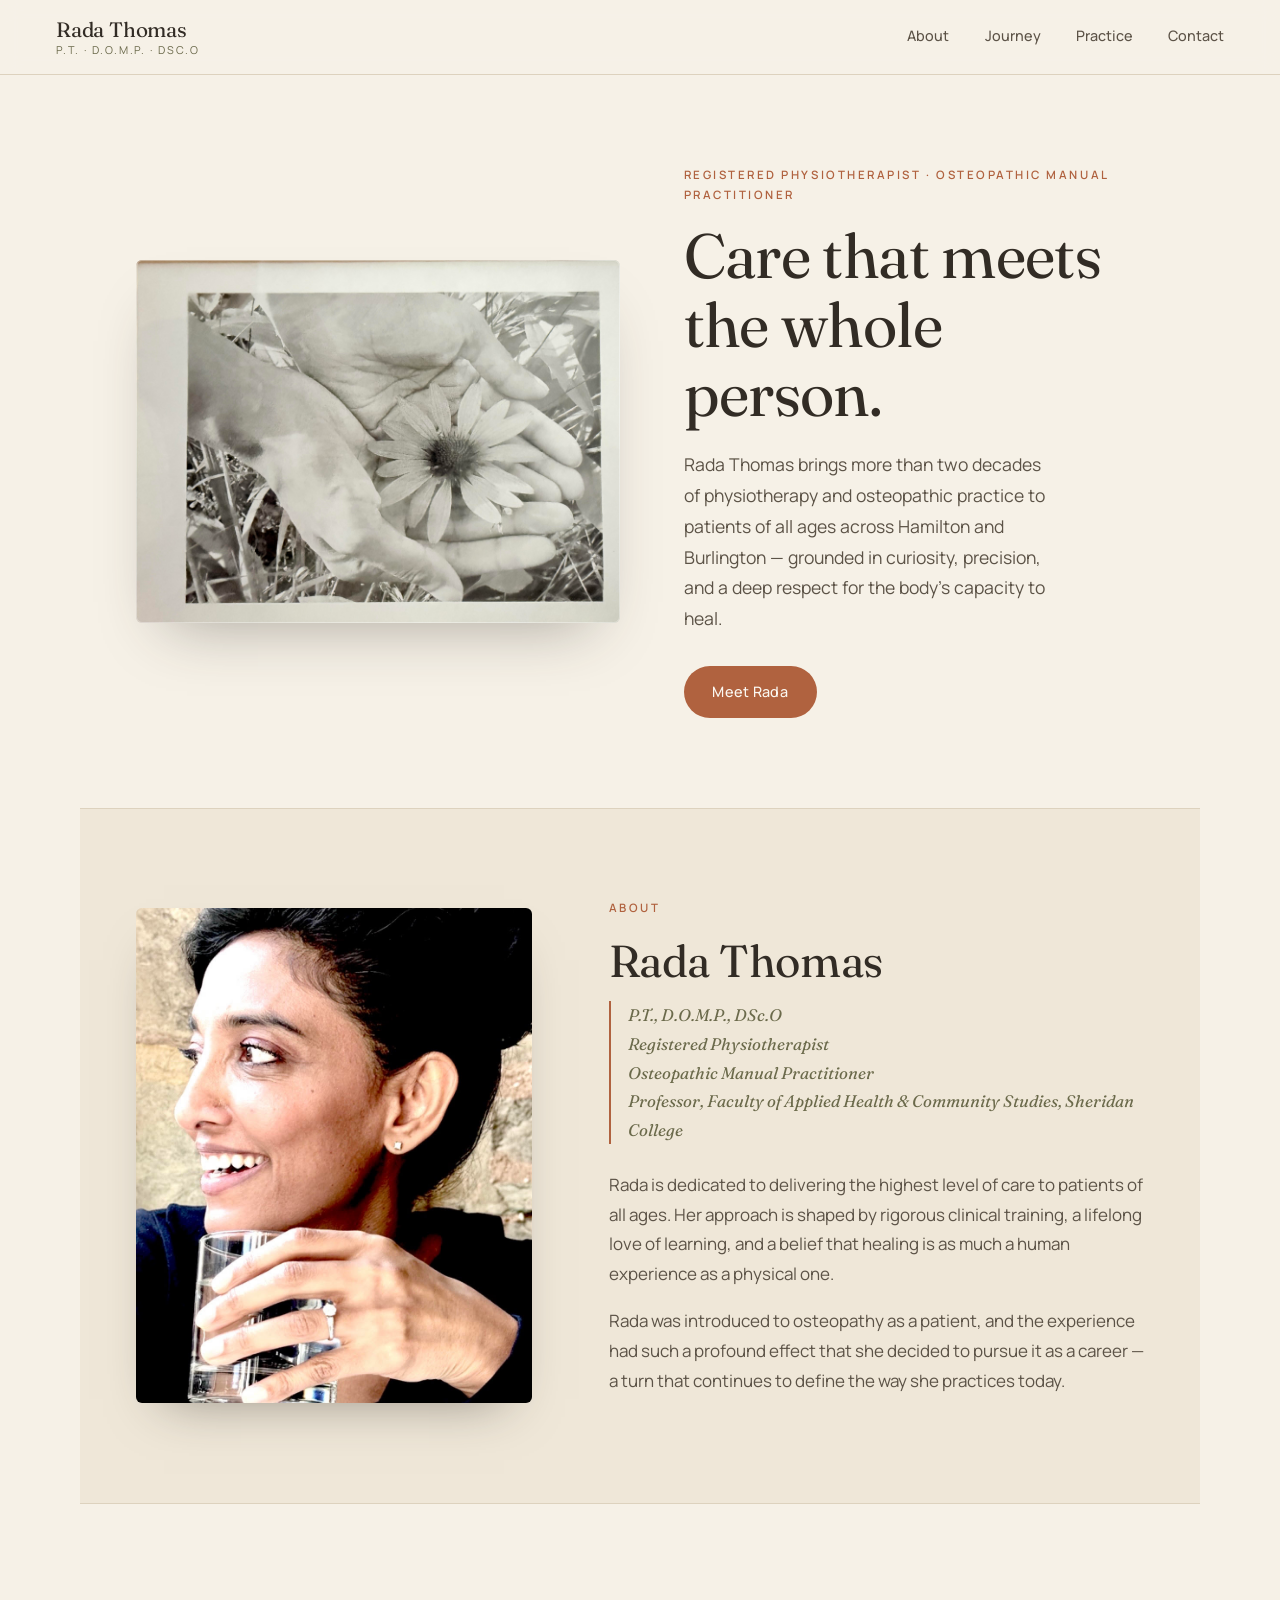
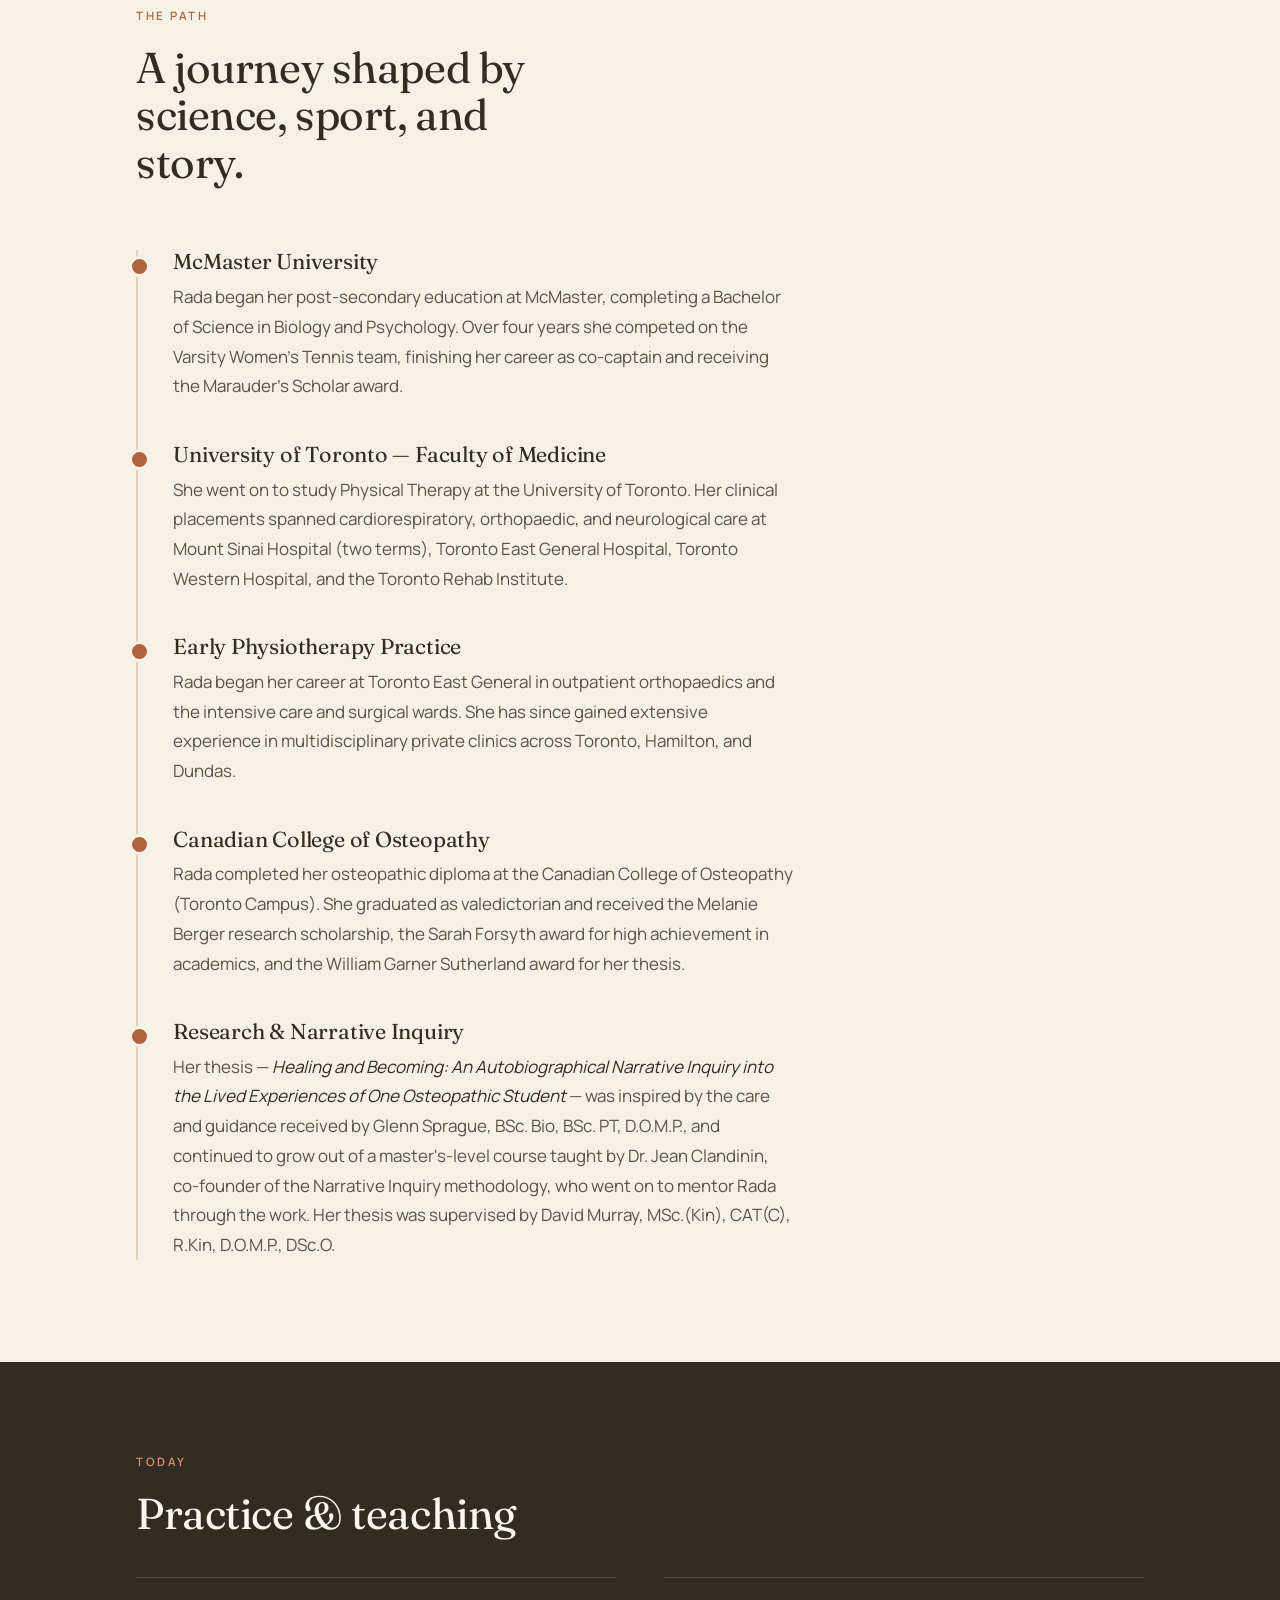
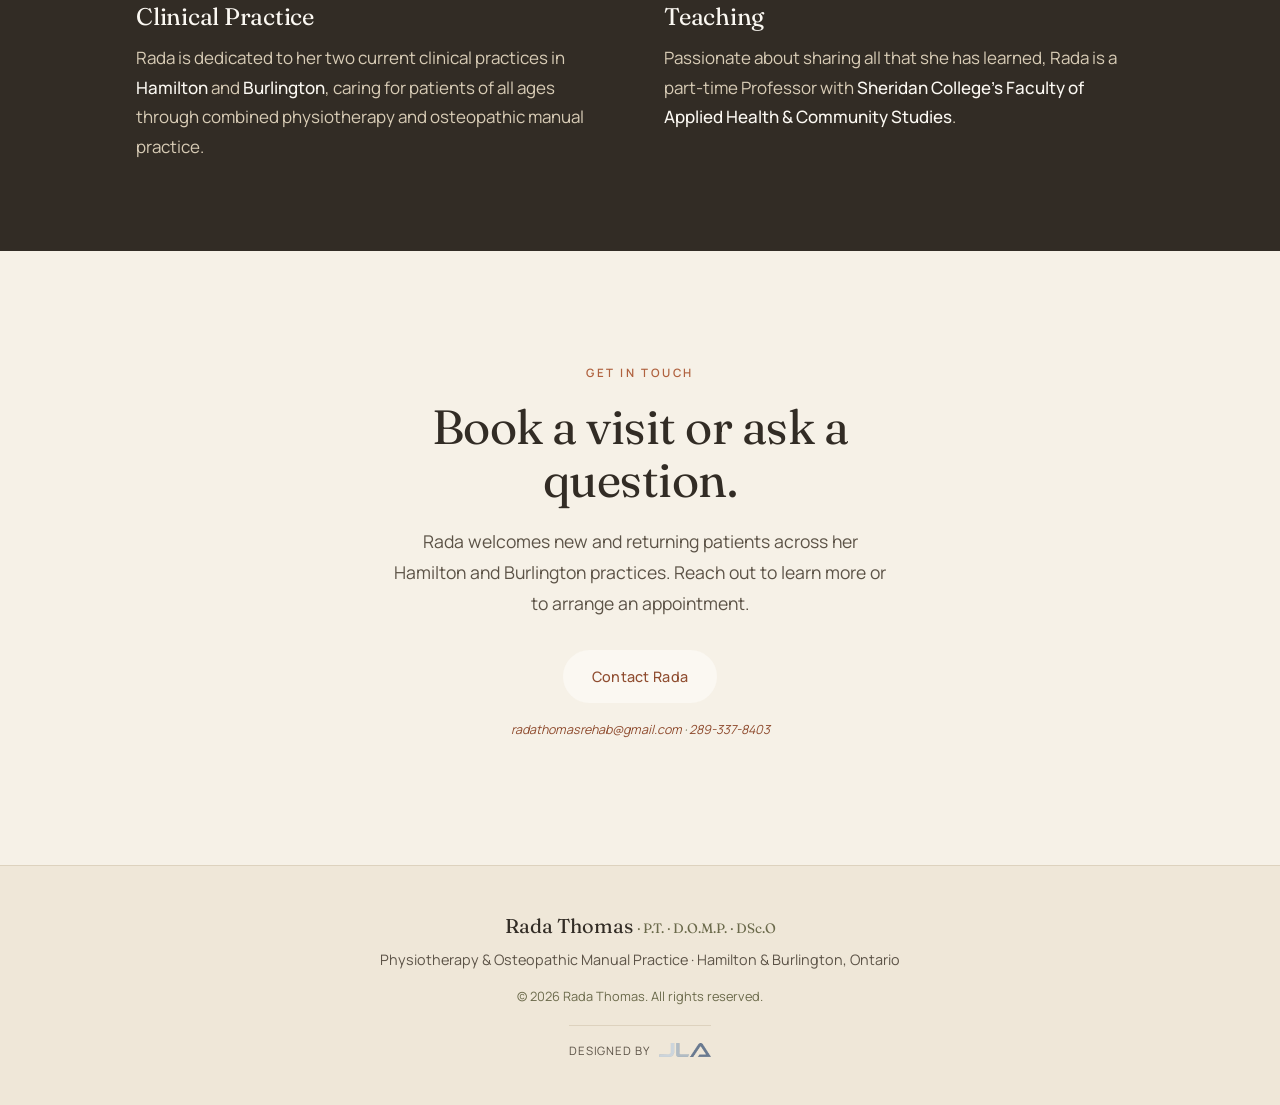
<file: index.html>
<!DOCTYPE html>
<html lang="en">
<head>
  <meta charset="UTF-8" />
  <meta name="viewport" content="width=device-width, initial-scale=1.0" />
  <title>Rada Thomas — Physiotherapist &amp; Osteopathic Manual Practitioner</title>
  <meta name="description" content="Rada Thomas, P.T., D.O.M.P., DSc.O — Registered Physiotherapist and Osteopathic Manual Practitioner with clinical practices in Hamilton and Burlington, Ontario." />

  <link rel="preconnect" href="https://fonts.googleapis.com" />
  <link rel="preconnect" href="https://fonts.gstatic.com" crossorigin />
  <link href="https://fonts.googleapis.com/css2?family=Fraunces:ital,opsz,wght@0,9..144,300..600;1,9..144,300..500&family=Manrope:wght@300;400;500;600&display=swap" rel="stylesheet" />

  <link rel="stylesheet" href="styles.css?v=3" />
</head>
<body>

  <header class="site-header">
    <a href="#top" class="brand">
      <span class="brand-name">Rada Thomas</span>
      <span class="brand-creds">P.T. · D.O.M.P. · DSc.O</span>
    </a>
    <button class="nav-toggle" aria-label="Open menu" aria-expanded="false" aria-controls="site-nav">
      <span class="nav-toggle-bar"></span>
      <span class="nav-toggle-bar"></span>
      <span class="nav-toggle-bar"></span>
    </button>
    <nav class="site-nav" id="site-nav">
      <a href="#about">About</a>
      <a href="#journey">Journey</a>
      <a href="#practice">Practice</a>
      <a href="#contact">Contact</a>
    </nav>
  </header>

  <main id="top">

    <!-- HERO -->
    <section class="hero">
      <div class="hero-media">
        <img src="images/hero.jpg" alt="Two open hands cradling a wildflower in the grass" />
      </div>
      <div class="hero-copy">
        <p class="eyebrow">Registered Physiotherapist · Osteopathic Manual Practitioner</p>
        <h1>Care that meets<br />the whole person.</h1>
        <p class="lede">
          Rada Thomas brings more than two decades of physiotherapy and osteopathic
          practice to patients of all ages across Hamilton and Burlington — grounded in
          curiosity, precision, and a deep respect for the body's capacity to heal.
        </p>
        <a class="btn" href="#about">Meet Rada</a>
      </div>
    </section>

    <!-- ABOUT -->
    <section id="about" class="about">
      <div class="about-portrait">
        <img src="images/rada-portrait.jpg" alt="Portrait of Rada Thomas" />
      </div>
      <div class="about-text">
        <p class="section-label">About</p>
        <h2>Rada Thomas</h2>
        <p class="credentials">
          P.T., D.O.M.P., DSc.O<br />
          Registered Physiotherapist<br />
          Osteopathic Manual Practitioner<br />
          Professor, Faculty of Applied Health &amp; Community Studies, Sheridan College
        </p>
        <p>
          Rada is dedicated to delivering the highest level of care to patients of all ages.
          Her approach is shaped by rigorous clinical training, a lifelong love of learning,
          and a belief that healing is as much a human experience as a physical one.
        </p>
        <p>
          Rada was introduced to osteopathy as a patient, and the experience had such a
          profound effect that she decided to pursue it as a career — a turn that continues
          to define the way she practices today.
        </p>
      </div>
    </section>

    <!-- JOURNEY / TIMELINE -->
    <section id="journey" class="journey">
      <div class="journey-intro">
        <p class="section-label">The Path</p>
        <h2>A journey shaped by science, sport, and story.</h2>
      </div>

      <ol class="timeline">
        <li>
          <h3>McMaster University</h3>
          <p>
            Rada began her post-secondary education at McMaster, completing a Bachelor of
            Science in Biology and Psychology. Over four years she competed on the Varsity
            Women's Tennis team, finishing her career as co-captain and receiving the
            Marauder's Scholar award.
          </p>
        </li>
        <li>
          <h3>University of Toronto — Faculty of Medicine</h3>
          <p>
            She went on to study Physical Therapy at the University of Toronto. Her clinical
            placements spanned cardiorespiratory, orthopaedic, and neurological care at
            Mount Sinai Hospital (two terms), Toronto East General Hospital, Toronto Western
            Hospital, and the Toronto Rehab Institute.
          </p>
        </li>
        <li>
          <h3>Early Physiotherapy Practice</h3>
          <p>
            Rada began her career at Toronto East General in outpatient orthopaedics and the
            intensive care and surgical wards. She has since gained extensive experience in
            multidisciplinary private clinics across Toronto, Hamilton, and Dundas.
          </p>
        </li>
        <li>
          <h3>Canadian College of Osteopathy</h3>
          <p>
            Rada completed her osteopathic diploma at the Canadian College of Osteopathy
            (Toronto Campus). She graduated as valedictorian and received the Melanie Berger
            research scholarship, the Sarah Forsyth award for high achievement in academics,
            and the William Garner Sutherland award for her thesis.
          </p>
        </li>
        <li>
          <h3>Research &amp; Narrative Inquiry</h3>
          <p>
            Her thesis — <em>Healing and Becoming: An Autobiographical Narrative Inquiry into
            the Lived Experiences of One Osteopathic Student</em> — was inspired by the care and
            guidance received by Glenn Sprague, BSc. Bio, BSc. PT, D.O.M.P., and continued to grow
            out of a master's-level course taught by Dr. Jean Clandinin, co-founder of the Narrative Inquiry
            methodology, who went on to mentor Rada through the work. Her thesis was
            supervised by David Murray, MSc.(Kin), CAT(C), R.Kin, D.O.M.P., DSc.O.
          </p>
        </li>
      </ol>
    </section>

    <!-- PRACTICE -->
    <section id="practice" class="practice">
      <div class="practice-inner">
        <p class="section-label">Today</p>
        <h2>Practice &amp; teaching</h2>
        <div class="practice-grid">
          <div class="practice-card">
            <h3>Clinical Practice</h3>
            <p>
              Rada is dedicated to her two current clinical practices in
              <strong>Hamilton</strong> and <strong>Burlington</strong>, caring for patients
              of all ages through combined physiotherapy and osteopathic manual practice.
            </p>
          </div>
          <div class="practice-card">
            <h3>Teaching</h3>
            <p>
              Passionate about sharing all that she has learned, Rada is a part-time
              Professor with <strong>Sheridan College's Faculty of Applied Health &amp;
              Community Studies</strong>.
            </p>
          </div>
        </div>
      </div>
    </section>

    <!-- CONTACT -->
    <section id="contact" class="contact">
      <p class="section-label">Get in touch</p>
      <h2>Book a visit or ask a question.</h2>
      <p class="contact-lede">
        Rada welcomes new and returning patients across her Hamilton and Burlington
        practices. Reach out to learn more or to arrange an appointment.
      </p>
      <a class="btn btn-light" href="mailto:radathomasrehab@gmail.com">Contact Rada</a>
      <p class="contact-note"><a href="mailto:radathomasrehab@gmail.com">radathomasrehab@gmail.com</a> &middot; <a href="tel:+12893378403">289-337-8403</a></p>
    </section>

  </main>

  <footer class="site-footer">
    <p class="footer-name">Rada Thomas <span>· P.T. · D.O.M.P. · DSc.O</span></p>
    <p class="footer-meta">Physiotherapy &amp; Osteopathic Manual Practice · Hamilton &amp; Burlington, Ontario</p>
    <p class="footer-copy">© <span id="year"></span> Rada Thomas. All rights reserved.</p>
    <p class="footer-credit">Designed by <a class="footer-logo" href="https://jladigital.com" target="_blank" rel="noopener"><img src="images/jla-logo.png" alt="JLA Digital" width="360" height="96" loading="lazy" /></a></p>
  </footer>

  <script>
    document.getElementById('year').textContent = new Date().getFullYear();

    const navToggle = document.querySelector('.nav-toggle');
    const siteNav = document.getElementById('site-nav');
    const setMenu = (open) => {
      siteNav.classList.toggle('open', open);
      navToggle.classList.toggle('is-open', open);
      navToggle.setAttribute('aria-expanded', open);
      navToggle.setAttribute('aria-label', open ? 'Close menu' : 'Open menu');
    };
    navToggle.addEventListener('click', () => setMenu(!siteNav.classList.contains('open')));
    siteNav.querySelectorAll('a').forEach((a) => a.addEventListener('click', () => setMenu(false)));
  </script>
</body>
</html>
</file>
<file: styles.css>
/* ---------------------------------------------------------
   Rada Thomas — warm & organic, editorial
   --------------------------------------------------------- */

:root {
  /* Warm, earthy palette */
  --bone:      #f6f1e7;   /* page background */
  --bone-deep: #efe7d8;   /* section tint */
  --clay:      #b0623f;   /* primary accent (terracotta) */
  --clay-deep: #8f4c2f;
  --olive:     #6b6a4b;   /* secondary / sage-olive */
  --ink:       #322c25;   /* primary text (warm near-black) */
  --ink-soft:  #5c5347;   /* body text */
  --line:      #ddd2be;   /* hairlines */
  --cream:     #fbf8f2;

  --serif: "Fraunces", Georgia, "Times New Roman", serif;
  --sans:  "Manrope", -apple-system, BlinkMacSystemFont, "Segoe UI", sans-serif;

  --wrap: 1120px;
}

* { box-sizing: border-box; }

html { scroll-behavior: smooth; }

body {
  margin: 0;
  background: var(--bone);
  color: var(--ink-soft);
  font-family: var(--sans);
  font-weight: 400;
  font-size: 1.0625rem;
  line-height: 1.75;
  -webkit-font-smoothing: antialiased;
  text-rendering: optimizeLegibility;
}

img { display: block; max-width: 100%; height: auto; }

h1, h2, h3 {
  font-family: var(--serif);
  color: var(--ink);
  font-weight: 400;
  line-height: 1.1;
  letter-spacing: -0.01em;
  margin: 0;
}

a { color: var(--clay-deep); text-decoration: none; }

.section-label,
.eyebrow {
  font-family: var(--sans);
  text-transform: uppercase;
  letter-spacing: 0.22em;
  font-size: 0.72rem;
  font-weight: 600;
  color: var(--clay);
  margin: 0 0 1.1rem;
}

/* ---------- Buttons ---------- */
.btn {
  display: inline-block;
  font-family: var(--sans);
  font-weight: 500;
  font-size: 0.9rem;
  letter-spacing: 0.02em;
  color: var(--cream);
  background: var(--clay);
  padding: 0.85rem 1.8rem;
  border-radius: 999px;
  transition: background 0.25s ease, transform 0.25s ease;
}
.btn:hover { background: var(--clay-deep); transform: translateY(-2px); }
.btn-light {
  background: var(--cream);
  color: var(--clay-deep);
}
.btn-light:hover { background: #fff; }

/* ---------- Header ---------- */
.site-header {
  position: sticky;
  top: 0;
  z-index: 20;
  display: flex;
  align-items: center;
  justify-content: space-between;
  padding: 1.1rem clamp(1.25rem, 5vw, 3.5rem);
  background: color-mix(in srgb, var(--bone) 88%, transparent);
  backdrop-filter: blur(10px);
  border-bottom: 1px solid var(--line);
}
.brand { display: flex; flex-direction: column; line-height: 1.15; }
.brand-name {
  font-family: var(--serif);
  font-size: 1.3rem;
  color: var(--ink);
  letter-spacing: -0.01em;
  white-space: nowrap;
}
.brand-creds {
  font-size: 0.68rem;
  letter-spacing: 0.18em;
  text-transform: uppercase;
  color: var(--olive);
  margin-top: 0.15rem;
}
.site-nav { display: flex; gap: clamp(1rem, 3vw, 2.2rem); }
.site-nav a {
  font-size: 0.9rem;
  font-weight: 500;
  color: var(--ink-soft);
  position: relative;
  padding-bottom: 2px;
}
.site-nav a::after {
  content: "";
  position: absolute; left: 0; bottom: 0;
  width: 0; height: 1.5px;
  background: var(--clay);
  transition: width 0.25s ease;
}
.site-nav a:hover { color: var(--ink); }
.site-nav a:hover::after { width: 100%; }

/* Hamburger toggle (hidden on desktop) */
.nav-toggle {
  display: none;
  flex-direction: column;
  justify-content: center;
  gap: 5px;
  width: 44px;
  height: 44px;
  padding: 10px;
  margin: -10px -8px -10px 0;
  background: none;
  border: 0;
  cursor: pointer;
}
.nav-toggle-bar {
  display: block;
  width: 100%;
  height: 2px;
  background: var(--ink);
  border-radius: 2px;
  transition: transform 0.28s ease, opacity 0.2s ease;
}
.nav-toggle.is-open .nav-toggle-bar:nth-child(1) { transform: translateY(7px) rotate(45deg); }
.nav-toggle.is-open .nav-toggle-bar:nth-child(2) { opacity: 0; }
.nav-toggle.is-open .nav-toggle-bar:nth-child(3) { transform: translateY(-7px) rotate(-45deg); }

/* ---------- Hero ---------- */
.hero {
  display: grid;
  grid-template-columns: 1.05fr 1fr;
  gap: clamp(2rem, 5vw, 4.5rem);
  align-items: center;
  max-width: var(--wrap);
  margin: 0 auto;
  padding: clamp(3rem, 7vw, 6rem) clamp(1.25rem, 5vw, 3.5rem) clamp(3.5rem, 7vw, 6.5rem);
}
.hero-media {
  position: relative;
  border-radius: 6px;
  overflow: hidden;
  box-shadow: 0 30px 60px -30px rgba(50, 44, 37, 0.4);
}
.hero-media::after {
  content: "";
  position: absolute; inset: 0;
  border: 1px solid rgba(255,255,255,0.35);
  border-radius: 6px;
  pointer-events: none;
}
.hero-media img { width: 100%; object-fit: cover; }
.hero-copy h1 {
  font-size: clamp(2.4rem, 5.2vw, 3.9rem);
  margin: 0.4rem 0 1.3rem;
}
.hero-copy .lede {
  font-size: 1.1rem;
  color: var(--ink-soft);
  max-width: 34ch;
  margin: 0 0 2rem;
}

/* ---------- About ---------- */
.about {
  background: var(--bone-deep);
  border-top: 1px solid var(--line);
  border-bottom: 1px solid var(--line);
}
.about {
  display: grid;
  grid-template-columns: 0.85fr 1.15fr;
  gap: clamp(2rem, 6vw, 5rem);
  align-items: center;
  max-width: var(--wrap);
  margin: 0 auto;
  padding: clamp(3.5rem, 7vw, 6rem) clamp(1.25rem, 5vw, 3.5rem);
}
.about-portrait {
  border-radius: 6px;
  overflow: hidden;
  box-shadow: 0 24px 50px -28px rgba(50, 44, 37, 0.5);
}
.about-portrait img { width: 100%; object-fit: cover; aspect-ratio: 4 / 5; }
.about-text h2 { font-size: clamp(2rem, 4vw, 2.8rem); margin-bottom: 1rem; }
.about-text .credentials {
  font-family: var(--serif);
  font-style: italic;
  color: var(--olive);
  font-size: 1.05rem;
  line-height: 1.7;
  margin: 0 0 1.6rem;
  padding-left: 1.1rem;
  border-left: 2px solid var(--clay);
}
.about-text p { margin: 0 0 1.1rem; }

/* ---------- Journey / Timeline ---------- */
.journey {
  max-width: var(--wrap);
  margin: 0 auto;
  padding: clamp(3.5rem, 8vw, 6.5rem) clamp(1.25rem, 5vw, 3.5rem);
}
.journey-intro { max-width: 40ch; margin-bottom: clamp(2.5rem, 5vw, 4rem); }
.journey-intro h2 { font-size: clamp(1.9rem, 4vw, 2.7rem); }

.timeline {
  list-style: none;
  margin: 0;
  padding: 0;
  border-left: 2px solid var(--line);
}
.timeline li {
  position: relative;
  padding: 0 0 2.6rem 2.2rem;
}
.timeline li:last-child { padding-bottom: 0; }
.timeline li::before {
  content: "";
  position: absolute;
  left: -9px; top: 6px;
  width: 15px; height: 15px;
  border-radius: 50%;
  background: var(--clay);
  border: 3px solid var(--bone);
}
.timeline h3 {
  font-size: 1.35rem;
  color: var(--ink);
  margin-bottom: 0.5rem;
}
.timeline p { margin: 0; max-width: 62ch; }
.timeline em { color: var(--ink); }

/* ---------- Practice ---------- */
.practice {
  background: var(--ink);
  color: #e8ddca;
}
.practice-inner {
  max-width: var(--wrap);
  margin: 0 auto;
  padding: clamp(3.5rem, 7vw, 6rem) clamp(1.25rem, 5vw, 3.5rem);
}
.practice .section-label { color: #d99368; }
.practice h2 {
  color: var(--cream);
  font-size: clamp(1.9rem, 4vw, 2.7rem);
  margin-bottom: 2.5rem;
}
.practice-grid {
  display: grid;
  grid-template-columns: 1fr 1fr;
  gap: clamp(1.5rem, 4vw, 3rem);
}
.practice-card {
  border-top: 1px solid rgba(255,255,255,0.16);
  padding-top: 1.6rem;
}
.practice-card h3 {
  color: var(--cream);
  font-size: 1.5rem;
  margin-bottom: 0.8rem;
}
.practice-card p { color: #d8ccb6; margin: 0; }
.practice-card strong { color: var(--cream); font-weight: 500; }

/* ---------- Contact ---------- */
.contact {
  max-width: 720px;
  margin: 0 auto;
  text-align: center;
  padding: clamp(4rem, 9vw, 7rem) clamp(1.25rem, 5vw, 3.5rem);
}
.contact h2 { font-size: clamp(2rem, 4.5vw, 3rem); margin-bottom: 1.2rem; }
.contact-lede {
  font-size: 1.1rem;
  max-width: 46ch;
  margin: 0 auto 2rem;
}
.contact-note {
  font-size: 0.78rem;
  color: var(--olive);
  margin-top: 1rem;
  font-style: italic;
}

/* ---------- Footer ---------- */
.site-footer {
  background: var(--bone-deep);
  border-top: 1px solid var(--line);
  text-align: center;
  padding: 2.6rem 1.25rem;
}
.footer-name {
  font-family: var(--serif);
  font-size: 1.25rem;
  color: var(--ink);
  margin: 0 0 0.3rem;
}
.footer-name span { color: var(--olive); font-size: 0.85rem; }
.footer-meta { margin: 0 0 0.8rem; font-size: 0.9rem; color: var(--ink-soft); }
.footer-copy { margin: 0; font-size: 0.8rem; color: var(--olive); }
.footer-credit {
  margin: 1.1rem 0 0;
  padding-top: 0.9rem;
  border-top: 1px solid var(--line);
  display: inline-block;
  font-size: 0.72rem;
  letter-spacing: 0.08em;
  text-transform: uppercase;
  color: var(--ink-soft);
}
.footer-credit a { color: var(--olive); text-decoration: none; border-bottom: 1px solid transparent; }
.footer-credit a:hover { border-bottom-color: var(--olive); }
.footer-logo {
  display: inline-block;
  width: 52px;
  margin-left: 0.4rem;
  vertical-align: -0.28em;
  opacity: 0.8;
  transition: opacity 0.25s ease;
}
.footer-logo img { display: block; width: 100%; height: auto; }
.footer-logo:hover, .footer-logo:focus-visible { opacity: 1; }

/* ---------- Responsive ---------- */
@media (max-width: 860px) {
  .hero { grid-template-columns: 1fr; }
  .hero-copy { order: 2; }
  .hero-media { order: 1; max-height: 60vh; }
  .about { grid-template-columns: 1fr; }
  .about-portrait { max-width: 360px; }
  .practice-grid { grid-template-columns: 1fr; }
}
/* Collapse nav into a hamburger menu on phones/small tablets */
@media (max-width: 768px) {
  .nav-toggle { display: flex; }
  .site-nav {
    position: absolute;
    top: calc(100% + 2px);
    right: clamp(1rem, 5vw, 3.5rem);
    min-width: 190px;
    flex-direction: column;
    gap: 0;
    padding: 0.4rem;
    background: var(--cream);
    border: 1px solid var(--line);
    border-radius: 12px;
    box-shadow: 0 22px 45px -22px rgba(50, 44, 37, 0.45);
    opacity: 0;
    transform: translateY(-8px);
    pointer-events: none;
    transition: opacity 0.2s ease, transform 0.2s ease;
  }
  .site-nav.open {
    opacity: 1;
    transform: translateY(0);
    pointer-events: auto;
  }
  .site-nav a {
    font-size: 1rem;
    padding: 0.7rem 0.9rem;
    border-radius: 8px;
  }
  .site-nav a::after { display: none; }
  .site-nav a:hover { background: var(--bone-deep); color: var(--ink); }
}
@media (max-width: 560px) {
  .site-header { padding: 0.9rem 1.25rem; }
  body { font-size: 1rem; }
}
</file>
